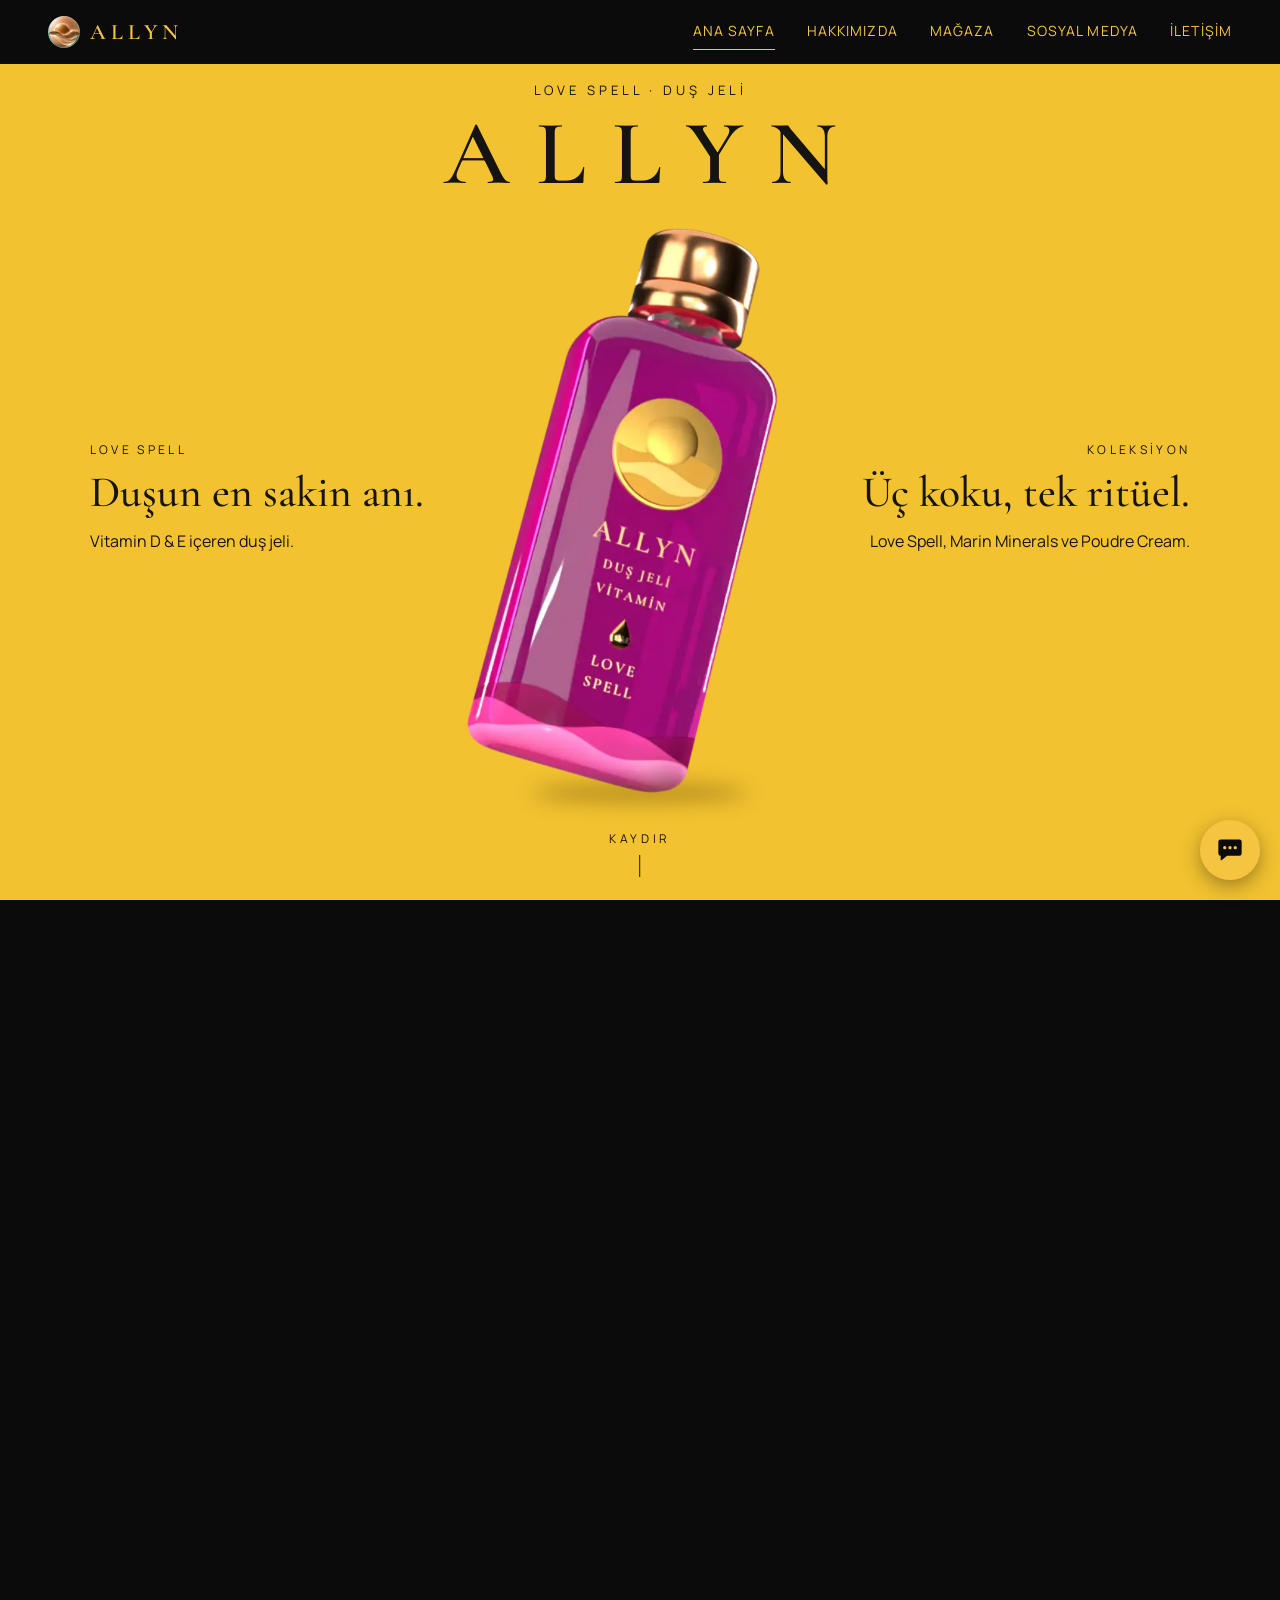
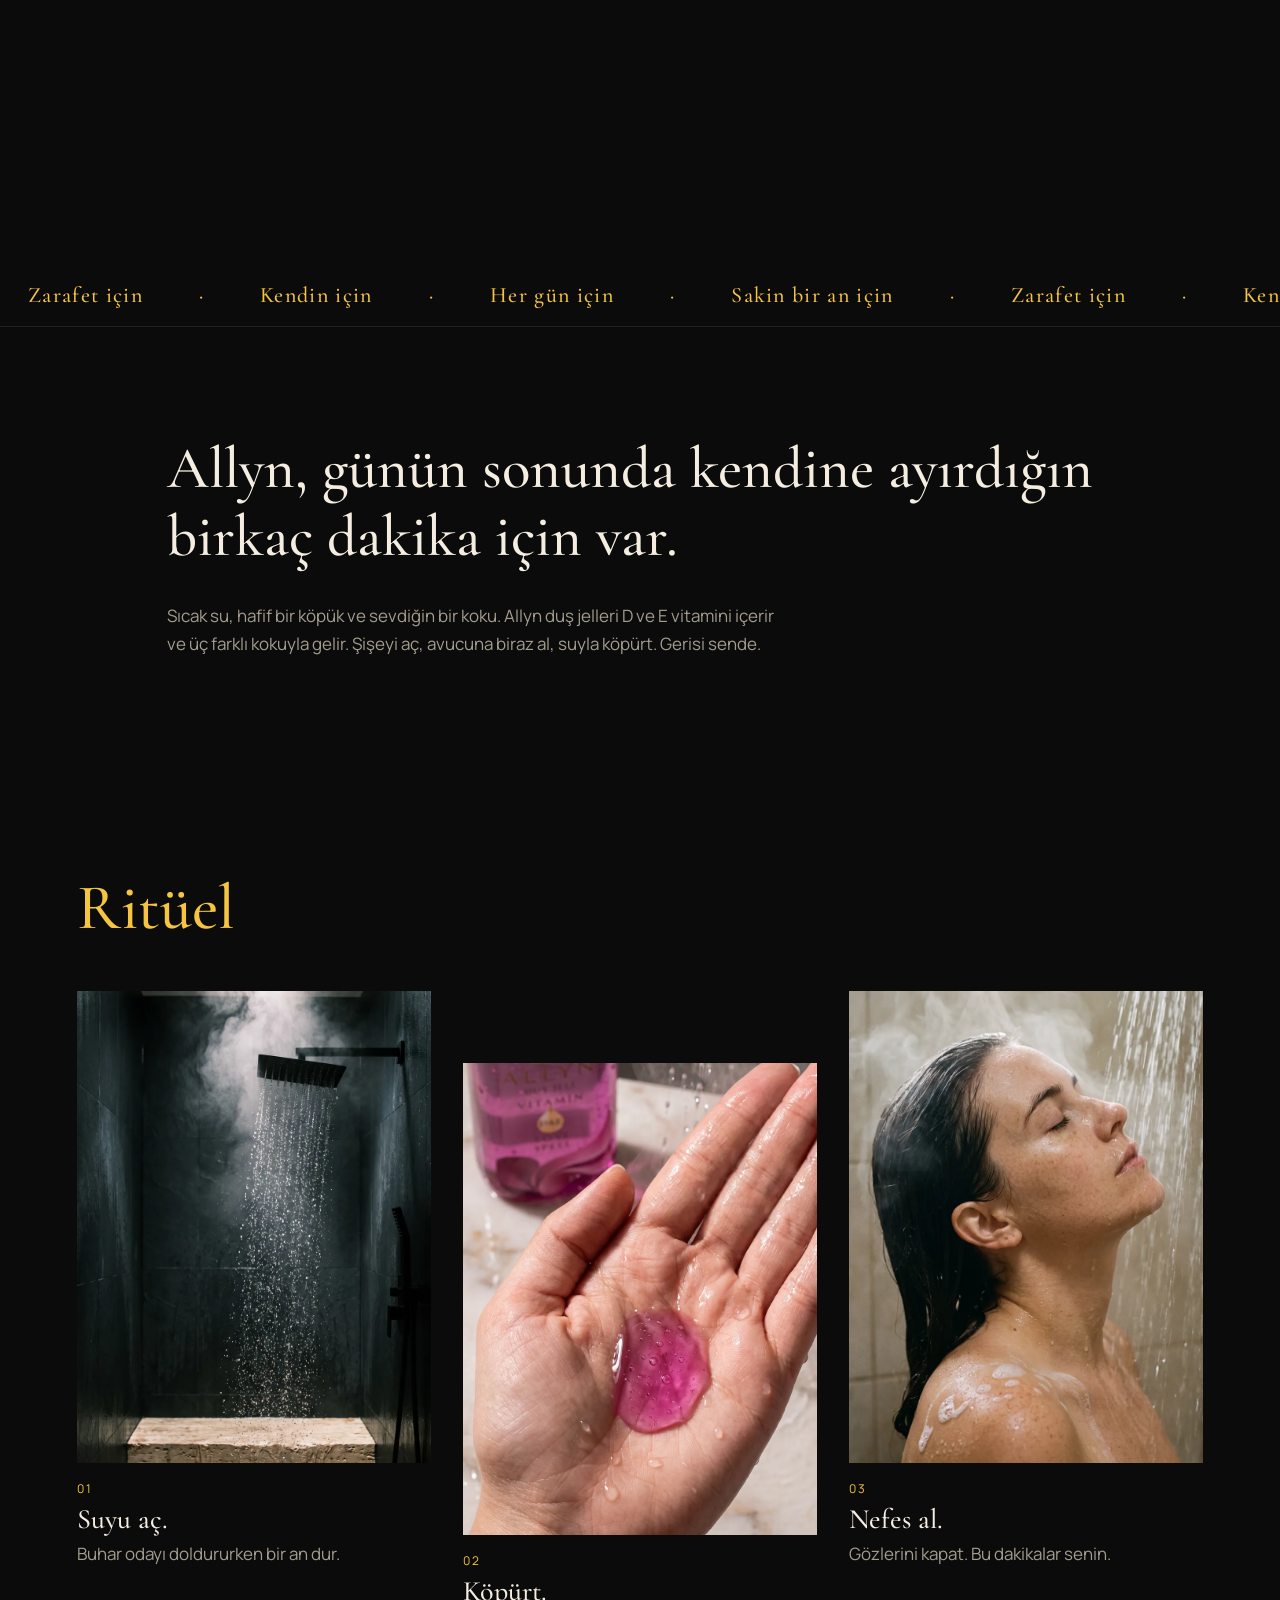
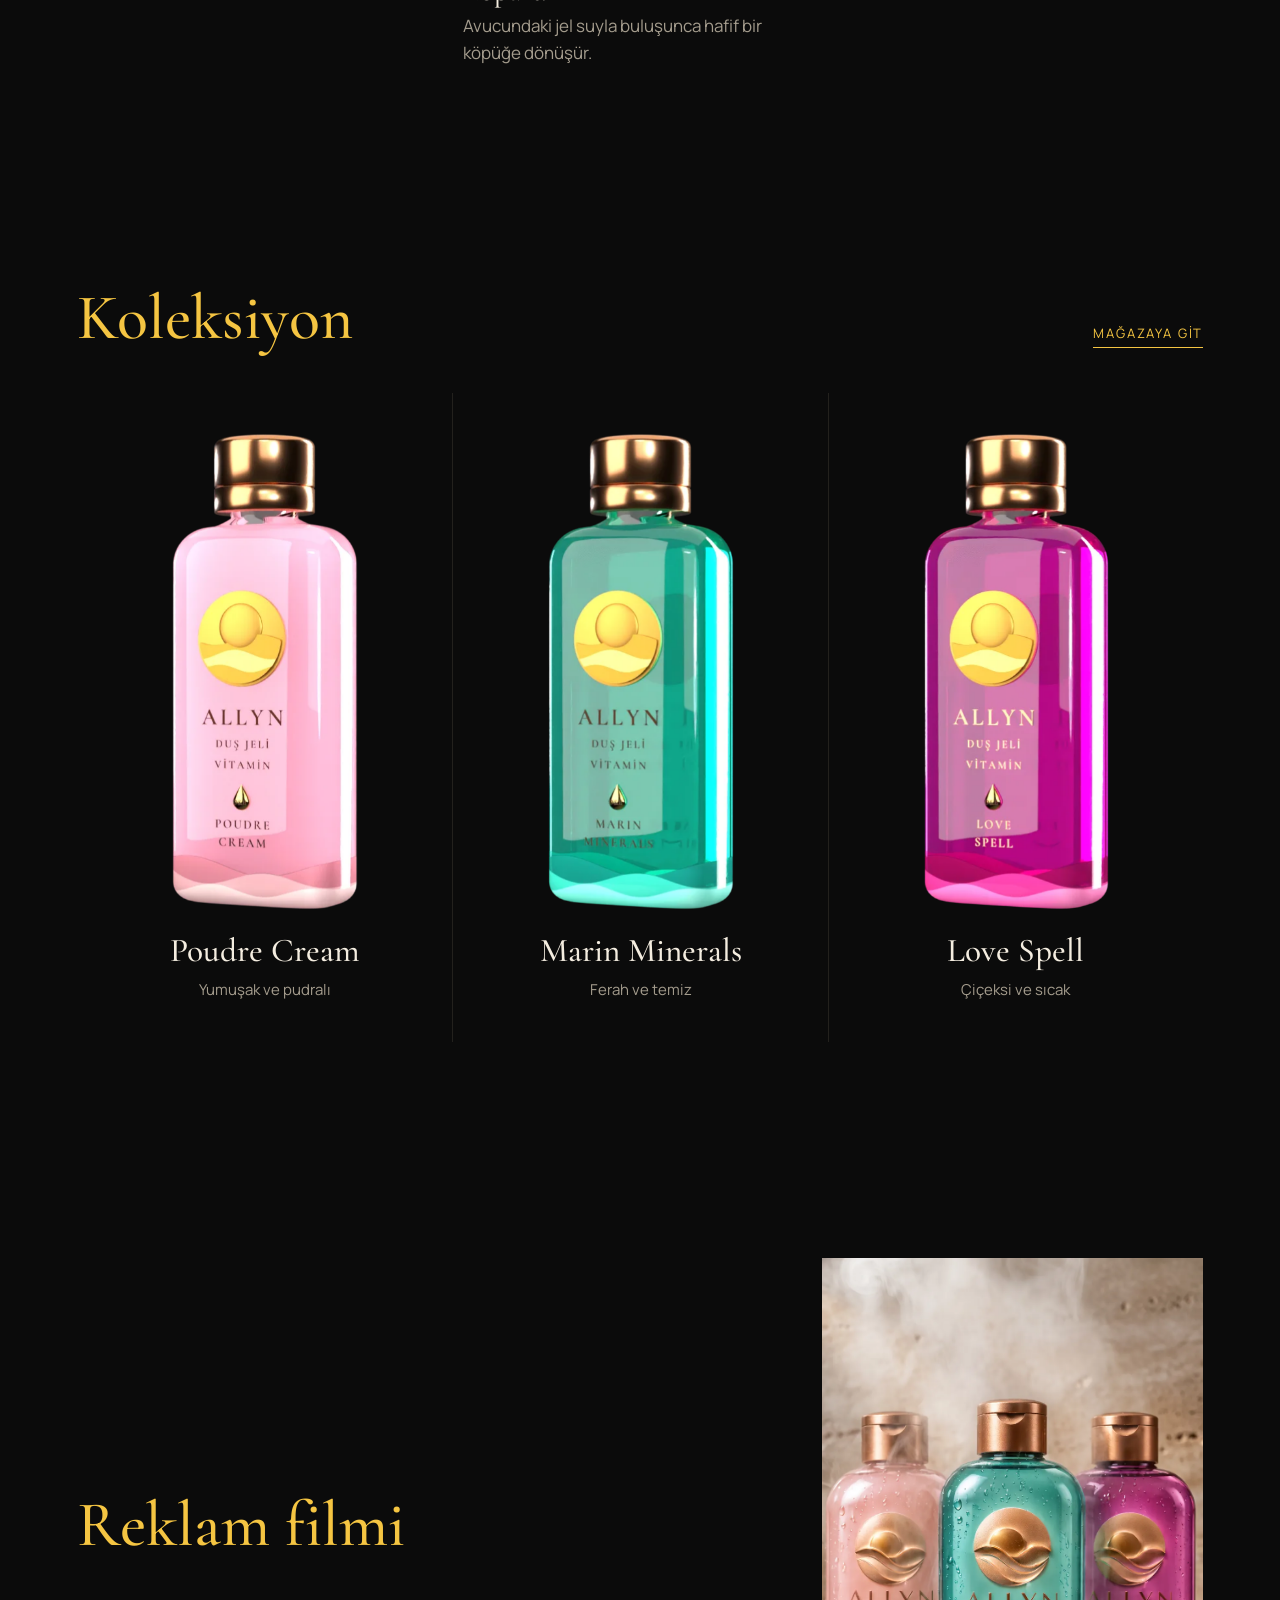
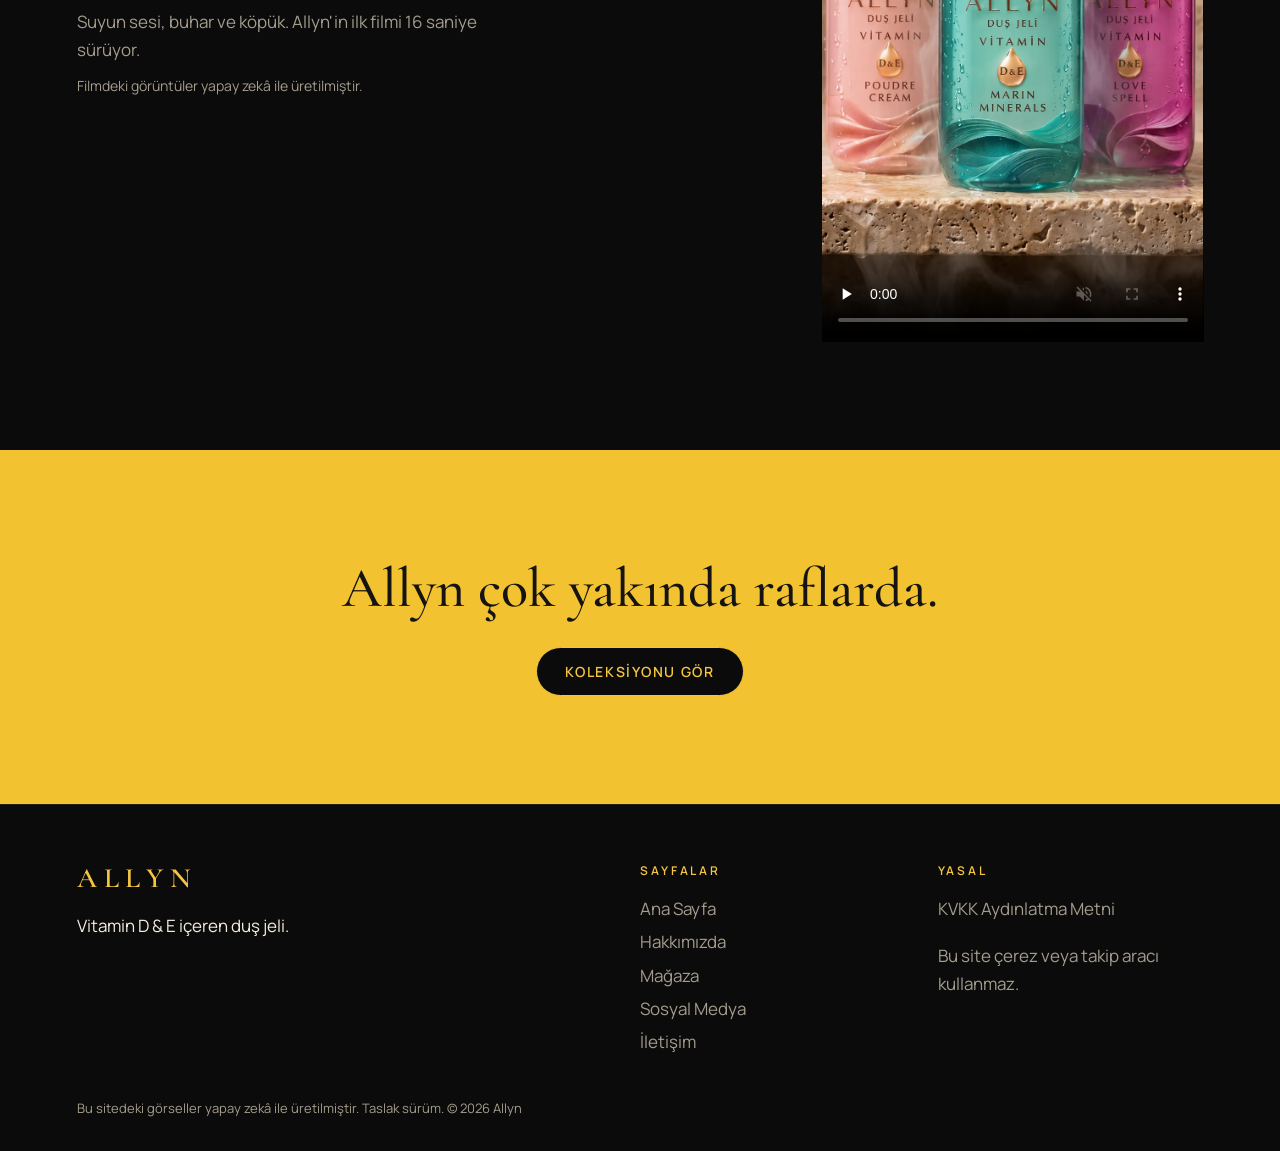
<file: index.html>
<!doctype html>
<html lang="tr">
  <head>
    <meta http-equiv="Content-Security-Policy" content="default-src 'self'; script-src 'self'; style-src 'self' 'unsafe-inline'; img-src 'self' data: blob:; font-src 'self' data:; media-src 'self'; connect-src 'self'; object-src 'none'; base-uri 'self'; form-action 'self'">

    <meta charset="UTF-8" />
    <meta name="viewport" content="width=device-width, initial-scale=1.0" />
    <title>Allyn Duş Jeli</title>
    <meta name="description" content="Allyn: Vitamin D & E içeren duş jeli. Love Spell, Marin Minerals ve Poudre Cream." />
    <meta name="theme-color" content="#0b0b0b" />
    <link rel="icon" type="image/png" href="favicon.png" />
    <link rel="apple-touch-icon" href="apple-touch-icon.png" />
    <!-- the first hero frame: the opening cannot start without it -->
    <link rel="preload" as="image" type="image/webp" href="frames/turn_00.webp" />
    <!-- link preview card (WhatsApp, iMessage, social); the image URL has to be absolute -->
    <meta property="og:type" content="website" />
    <meta property="og:locale" content="tr_TR" />
    <meta property="og:site_name" content="Allyn" />
    <meta property="og:title" content="Allyn Duş Jeli" />
    <meta property="og:description" content="Vitamin D & E içeren duş jeli. Love Spell, Marin Minerals ve Poudre Cream." />
    <meta property="og:url" content="https://baranturken.github.io/allyn/" />
    <meta property="og:image" content="https://baranturken.github.io/allyn/og.jpg" />
    <meta property="og:image:width" content="1200" />
    <meta property="og:image:height" content="630" />
    <meta name="twitter:card" content="summary_large_image" />
    <script type="module" crossorigin src="./assets/index-Cry0khTf.js"></script>
    <link rel="stylesheet" crossorigin href="./assets/index-BlSCN3hV.css">
    <meta name="robots" content="noindex">
  </head>
  <body>
    <div id="root"></div>
  </body>
</html>
</file>
<file: assets/index-BlSCN3hV.css>
@font-face{font-family:Cormorant Garamond;font-style:normal;font-display:swap;font-weight:500;src:url(./cormorant-garamond-cyrillic-ext-500-normal-Yta7XZ9C.woff2) format("woff2"),url(./cormorant-garamond-cyrillic-ext-500-normal-lsPpqi9g.woff) format("woff");unicode-range:U+0460-052F,U+1C80-1C8A,U+20B4,U+2DE0-2DFF,U+A640-A69F,U+FE2E-FE2F}@font-face{font-family:Cormorant Garamond;font-style:normal;font-display:swap;font-weight:500;src:url(./cormorant-garamond-cyrillic-500-normal-CyAY5ZLS.woff2) format("woff2"),url(./cormorant-garamond-cyrillic-500-normal-DkJXBcIH.woff) format("woff");unicode-range:U+0301,U+0400-045F,U+0490-0491,U+04B0-04B1,U+2116}@font-face{font-family:Cormorant Garamond;font-style:normal;font-display:swap;font-weight:500;src:url(./cormorant-garamond-vietnamese-500-normal-BZGLGj12.woff2) format("woff2"),url(./cormorant-garamond-vietnamese-500-normal-DqXqCC0q.woff) format("woff");unicode-range:U+0102-0103,U+0110-0111,U+0128-0129,U+0168-0169,U+01A0-01A1,U+01AF-01B0,U+0300-0301,U+0303-0304,U+0308-0309,U+0323,U+0329,U+1EA0-1EF9,U+20AB}@font-face{font-family:Cormorant Garamond;font-style:normal;font-display:swap;font-weight:500;src:url(./cormorant-garamond-latin-ext-500-normal-CH1kM7og.woff2) format("woff2"),url(./cormorant-garamond-latin-ext-500-normal-DYeaGGzO.woff) format("woff");unicode-range:U+0100-02BA,U+02BD-02C5,U+02C7-02CC,U+02CE-02D7,U+02DD-02FF,U+0304,U+0308,U+0329,U+1D00-1DBF,U+1E00-1E9F,U+1EF2-1EFF,U+2020,U+20A0-20AB,U+20AD-20C0,U+2113,U+2C60-2C7F,U+A720-A7FF}@font-face{font-family:Cormorant Garamond;font-style:normal;font-display:swap;font-weight:500;src:url(./cormorant-garamond-latin-500-normal-BsRWmXhO.woff2) format("woff2"),url(./cormorant-garamond-latin-500-normal-zIXX3Q-H.woff) format("woff");unicode-range:U+0000-00FF,U+0131,U+0152-0153,U+02BB-02BC,U+02C6,U+02DA,U+02DC,U+0304,U+0308,U+0329,U+2000-206F,U+20AC,U+2122,U+2191,U+2193,U+2212,U+2215,U+FEFF,U+FFFD}@font-face{font-family:Cormorant Garamond;font-style:normal;font-display:swap;font-weight:600;src:url(./cormorant-garamond-cyrillic-ext-600-normal-BMhMHfrj.woff2) format("woff2"),url(./cormorant-garamond-cyrillic-ext-600-normal-CsIYWmWK.woff) format("woff");unicode-range:U+0460-052F,U+1C80-1C8A,U+20B4,U+2DE0-2DFF,U+A640-A69F,U+FE2E-FE2F}@font-face{font-family:Cormorant Garamond;font-style:normal;font-display:swap;font-weight:600;src:url(./cormorant-garamond-cyrillic-600-normal-C2atO-64.woff2) format("woff2"),url(./cormorant-garamond-cyrillic-600-normal-FNmA3REe.woff) format("woff");unicode-range:U+0301,U+0400-045F,U+0490-0491,U+04B0-04B1,U+2116}@font-face{font-family:Cormorant Garamond;font-style:normal;font-display:swap;font-weight:600;src:url(./cormorant-garamond-vietnamese-600-normal-BoXdMtcr.woff2) format("woff2"),url(./cormorant-garamond-vietnamese-600-normal-C4HEjEaf.woff) format("woff");unicode-range:U+0102-0103,U+0110-0111,U+0128-0129,U+0168-0169,U+01A0-01A1,U+01AF-01B0,U+0300-0301,U+0303-0304,U+0308-0309,U+0323,U+0329,U+1EA0-1EF9,U+20AB}@font-face{font-family:Cormorant Garamond;font-style:normal;font-display:swap;font-weight:600;src:url(./cormorant-garamond-latin-ext-600-normal-DaBc-lu7.woff2) format("woff2"),url(./cormorant-garamond-latin-ext-600-normal-Dk3-quAP.woff) format("woff");unicode-range:U+0100-02BA,U+02BD-02C5,U+02C7-02CC,U+02CE-02D7,U+02DD-02FF,U+0304,U+0308,U+0329,U+1D00-1DBF,U+1E00-1E9F,U+1EF2-1EFF,U+2020,U+20A0-20AB,U+20AD-20C0,U+2113,U+2C60-2C7F,U+A720-A7FF}@font-face{font-family:Cormorant Garamond;font-style:normal;font-display:swap;font-weight:600;src:url(./cormorant-garamond-latin-600-normal-Co1r35X9.woff2) format("woff2"),url(./cormorant-garamond-latin-600-normal-2CBVLo0M.woff) format("woff");unicode-range:U+0000-00FF,U+0131,U+0152-0153,U+02BB-02BC,U+02C6,U+02DA,U+02DC,U+0304,U+0308,U+0329,U+2000-206F,U+20AC,U+2122,U+2191,U+2193,U+2212,U+2215,U+FEFF,U+FFFD}@font-face{font-family:Manrope;font-style:normal;font-display:swap;font-weight:400;src:url([data-uri]) format("woff2"),url([data-uri]) format("woff");unicode-range:U+0460-052F,U+1C80-1C8A,U+20B4,U+2DE0-2DFF,U+A640-A69F,U+FE2E-FE2F}@font-face{font-family:Manrope;font-style:normal;font-display:swap;font-weight:400;src:url(./manrope-cyrillic-400-normal-BMzJvInZ.woff2) format("woff2"),url(./manrope-cyrillic-400-normal-Dvx59UGC.woff) format("woff");unicode-range:U+0301,U+0400-045F,U+0490-0491,U+04B0-04B1,U+2116}@font-face{font-family:Manrope;font-style:normal;font-display:swap;font-weight:400;src:url(./manrope-greek-400-normal-CM4qok81.woff2) format("woff2"),url(./manrope-greek-400-normal-DuX9RsAR.woff) format("woff");unicode-range:U+0370-0377,U+037A-037F,U+0384-038A,U+038C,U+038E-03A1,U+03A3-03FF}@font-face{font-family:Manrope;font-style:normal;font-display:swap;font-weight:400;src:url(./manrope-vietnamese-400-normal-DHb3EETF.woff2) format("woff2"),url(./manrope-vietnamese-400-normal-D7E_mLGF.woff) format("woff");unicode-range:U+0102-0103,U+0110-0111,U+0128-0129,U+0168-0169,U+01A0-01A1,U+01AF-01B0,U+0300-0301,U+0303-0304,U+0308-0309,U+0323,U+0329,U+1EA0-1EF9,U+20AB}@font-face{font-family:Manrope;font-style:normal;font-display:swap;font-weight:400;src:url(./manrope-latin-ext-400-normal-CMDvPJRp.woff2) format("woff2"),url(./manrope-latin-ext-400-normal-C-X6QNXX.woff) format("woff");unicode-range:U+0100-02BA,U+02BD-02C5,U+02C7-02CC,U+02CE-02D7,U+02DD-02FF,U+0304,U+0308,U+0329,U+1D00-1DBF,U+1E00-1E9F,U+1EF2-1EFF,U+2020,U+20A0-20AB,U+20AD-20C0,U+2113,U+2C60-2C7F,U+A720-A7FF}@font-face{font-family:Manrope;font-style:normal;font-display:swap;font-weight:400;src:url(./manrope-latin-400-normal-PaqtzbVb.woff2) format("woff2"),url(./manrope-latin-400-normal-8tf8FM3T.woff) format("woff");unicode-range:U+0000-00FF,U+0131,U+0152-0153,U+02BB-02BC,U+02C6,U+02DA,U+02DC,U+0304,U+0308,U+0329,U+2000-206F,U+20AC,U+2122,U+2191,U+2193,U+2212,U+2215,U+FEFF,U+FFFD}@font-face{font-family:Manrope;font-style:normal;font-display:swap;font-weight:600;src:url([data-uri]) format("woff2"),url([data-uri]) format("woff");unicode-range:U+0460-052F,U+1C80-1C8A,U+20B4,U+2DE0-2DFF,U+A640-A69F,U+FE2E-FE2F}@font-face{font-family:Manrope;font-style:normal;font-display:swap;font-weight:600;src:url(./manrope-cyrillic-600-normal-DvRl3Mj-.woff2) format("woff2"),url(./manrope-cyrillic-600-normal-It4mZcQk.woff) format("woff");unicode-range:U+0301,U+0400-045F,U+0490-0491,U+04B0-04B1,U+2116}@font-face{font-family:Manrope;font-style:normal;font-display:swap;font-weight:600;src:url(./manrope-greek-600-normal-BoRV6lzK.woff2) format("woff2"),url(./manrope-greek-600-normal-CF2i9ZRY.woff) format("woff");unicode-range:U+0370-0377,U+037A-037F,U+0384-038A,U+038C,U+038E-03A1,U+03A3-03FF}@font-face{font-family:Manrope;font-style:normal;font-display:swap;font-weight:600;src:url(./manrope-vietnamese-600-normal-C1J5PCl_.woff2) format("woff2"),url(./manrope-vietnamese-600-normal-lA7a_7Ok.woff) format("woff");unicode-range:U+0102-0103,U+0110-0111,U+0128-0129,U+0168-0169,U+01A0-01A1,U+01AF-01B0,U+0300-0301,U+0303-0304,U+0308-0309,U+0323,U+0329,U+1EA0-1EF9,U+20AB}@font-face{font-family:Manrope;font-style:normal;font-display:swap;font-weight:600;src:url(./manrope-latin-ext-600-normal-_gBojHdJ.woff2) format("woff2"),url(./manrope-latin-ext-600-normal-u5Pl7hTU.woff) format("woff");unicode-range:U+0100-02BA,U+02BD-02C5,U+02C7-02CC,U+02CE-02D7,U+02DD-02FF,U+0304,U+0308,U+0329,U+1D00-1DBF,U+1E00-1E9F,U+1EF2-1EFF,U+2020,U+20A0-20AB,U+20AD-20C0,U+2113,U+2C60-2C7F,U+A720-A7FF}@font-face{font-family:Manrope;font-style:normal;font-display:swap;font-weight:600;src:url(./manrope-latin-600-normal-4f0koTD-.woff2) format("woff2"),url(./manrope-latin-600-normal-BqgrALkZ.woff) format("woff");unicode-range:U+0000-00FF,U+0131,U+0152-0153,U+02BB-02BC,U+02C6,U+02DA,U+02DC,U+0304,U+0308,U+0329,U+2000-206F,U+20AC,U+2122,U+2191,U+2193,U+2212,U+2215,U+FEFF,U+FFFD}:root{--black: #0b0b0b;--ink: #161412;--gold: #f5c542;--yellow: #f2c230;--cream: #f4ede0;--muted: #a49c8d;--serif: "Cormorant Garamond", Georgia, serif;--sans: "Manrope", system-ui, sans-serif;--nav-h: 64px}*{box-sizing:border-box}html{scroll-behavior:smooth}body{margin:0;background:var(--black);color:var(--cream);font:400 17px/1.6 var(--sans);-webkit-font-smoothing:antialiased}img,video{display:block;max-width:100%;height:auto}a{color:inherit}h1,h2,h3{font-family:var(--serif);font-weight:500;line-height:1.1;margin:0}:focus-visible{outline:2px solid var(--gold);outline-offset:3px}.nav{position:sticky;top:0;z-index:20;height:var(--nav-h);display:flex;align-items:center;justify-content:space-between;gap:24px;padding:0 clamp(16px,4vw,48px);background:var(--black);color:var(--gold)}.nav-brand{display:flex;align-items:center;gap:10px;text-decoration:none;font:600 22px/1 var(--serif);letter-spacing:.22em}.nav-brand img{border-radius:50%}.nav nav{display:flex;gap:clamp(16px,2.5vw,36px)}.nav nav a{text-decoration:none;font-size:14px;letter-spacing:.08em;text-transform:uppercase;padding:6px 0;border-bottom:1px solid transparent;transition:border-color .2s ease-out}.nav nav a:hover,.nav nav a[aria-current=page]{border-color:var(--gold)}.nav-toggle{display:none;background:none;border:1px solid var(--gold);color:var(--gold);font:600 13px var(--sans);letter-spacing:.1em;text-transform:uppercase;padding:8px 14px;border-radius:999px}.hero{height:200vh;color:var(--ink);overflow-x:clip}.hero-pin{position:sticky;top:var(--nav-h);height:calc(100vh - var(--nav-h));display:flex;flex-direction:column}.hero-bg{position:absolute;top:0;right:0;bottom:0;left:0;background:var(--yellow);clip-path:circle(150% at 50% 58%);transition:clip-path .9s cubic-bezier(.2,.7,.2,1)}.hero-title{position:relative;z-index:2;flex:none;padding-top:1.8vh;text-align:center;transition:opacity .6s ease-out,transform .6s ease-out}.hero-title p{margin:0 0 2px;font-size:13px;letter-spacing:.3em;text-transform:uppercase}.hero-title h1{font-size:clamp(48px,7.2vw,96px);font-weight:600;letter-spacing:.28em;margin-right:-.28em}.hero-bottle{position:relative;z-index:3;flex:1;min-height:0;margin-bottom:clamp(88px,11vh,108px);display:flex;flex-direction:column;align-items:center;pointer-events:none}.hero-bottle-drop{flex:1;min-height:0;align-self:stretch;display:flex;justify-content:center;transform-origin:50% 55%}.hero-bottle-art{display:block;height:100%;width:auto;animation:float 5s ease-in-out infinite}.hero-bottle-shadow{flex:none;width:24vh;height:16px;margin-top:-1.6vh;border-radius:50%;background:#462d0066;filter:blur(10px);transition:opacity .5s ease-out}@keyframes float{50%{transform:translateY(-8px)}}.hero-sides{position:absolute;top:0;right:0;bottom:0;left:0;pointer-events:none}.hero-side{position:absolute;top:50%;width:min(30vw,340px);opacity:0;transition:opacity .4s ease-out,transform .4s ease-out}.hero-left{left:clamp(16px,7vw,120px);transform:translate(-16px,-40%)}.hero-right{right:clamp(16px,7vw,120px);transform:translate(16px,-40%);text-align:right}.hero-side.on{opacity:1;transform:translateY(-40%)}.hero-side h2{font-size:clamp(30px,3.4vw,48px);margin:8px 0 12px}.hero-side p{margin:0;font-size:16px}.kicker{font-size:12px;letter-spacing:.28em;text-transform:uppercase}.scroll-hint{position:absolute;bottom:2.6vh;left:50%;transform:translate(-50%);font-size:12px;letter-spacing:.3em;text-transform:uppercase;transition:opacity .3s ease-out}.scroll-hint:after{content:"";display:block;width:1px;height:22px;margin:6px auto 0;background:currentColor}.scroll-hint.gone{opacity:0}.dark{background:var(--black);padding:clamp(72px,12vh,140px) clamp(16px,6vw,96px)}.section-title{font-size:clamp(36px,5vw,64px);color:var(--gold);margin-bottom:48px}.manifesto{max-width:1100px;margin:0 auto}.manifesto .big{font:500 clamp(32px,4.6vw,64px)/1.15 var(--serif);margin:0 0 32px}.manifesto .body{max-width:62ch;color:var(--muted);margin:0}.ritual-grid{display:grid;grid-template-columns:repeat(3,1fr);gap:clamp(16px,2.5vw,32px)}.ritual-item{margin:0}.ritual-item img{aspect-ratio:3 / 4;object-fit:cover;width:100%}.ritual-item figcaption{padding-top:16px;color:var(--muted)}.ritual-item figcaption span{display:block;color:var(--gold);font-size:12px;letter-spacing:.2em}.ritual-item figcaption strong{display:block;font:500 28px/1.2 var(--serif);color:var(--cream);margin:4px 0}.gold-cta{background:var(--yellow);color:var(--ink);text-align:center;padding:clamp(72px,12vh,120px) 16px}.gold-cta h2{font-size:clamp(32px,4.5vw,56px);margin-bottom:28px}.btn{display:inline-block;background:var(--black);color:var(--gold);border:1px solid var(--gold);font:600 14px var(--sans);letter-spacing:.12em;text-transform:uppercase;text-decoration:none;padding:14px 28px;border-radius:999px;cursor:pointer;transition:scale .15s ease-out,background .2s ease-out}.btn:active{scale:.97}.btn-soon{cursor:not-allowed;opacity:.6}.page{min-height:70vh;max-width:1200px;margin:0 auto}.page-title{font-size:clamp(44px,6vw,80px);color:var(--gold);margin-bottom:24px}.page-lead{color:var(--muted);max-width:60ch;margin:0 0 48px}.page-split{display:grid;grid-template-columns:1fr 1fr;gap:clamp(24px,5vw,72px);align-items:start;margin-top:32px}.page-split>img{aspect-ratio:4 / 5;object-fit:cover;width:100%}.prose{max-width:60ch}.prose .lead{font:500 clamp(26px,3vw,36px)/1.25 var(--serif);margin-top:0}.prose-page{max-width:760px}.prose-page h2{font-size:28px;color:var(--gold);margin:36px 0 8px}.draft{color:var(--gold);font-size:14px;border-left:2px solid var(--gold);padding-left:12px}.muted{color:var(--muted)}.small{font-size:14px}.social-grid{display:grid;grid-template-columns:repeat(3,1fr);gap:24px}.social-card{border:1px solid #2c2a26;padding:32px;display:flex;flex-direction:column;gap:12px}.social-card strong{font:500 32px var(--serif);color:var(--gold)}.form{display:flex;flex-direction:column;gap:18px}.form label{display:flex;flex-direction:column;gap:6px;font-size:14px;letter-spacing:.04em}.form input,.form textarea{font:inherit;color:var(--cream);background:var(--ink);border:1px solid #3a362f;border-radius:6px;padding:12px 14px}.form input:focus,.form textarea:focus{border-color:var(--gold);outline:none}.form .btn{align-self:flex-start}.footer{background:var(--black);border-top:1px solid #23211d;padding:56px clamp(16px,6vw,96px) 32px}.footer-cols{display:grid;grid-template-columns:2fr 1fr 1fr;gap:32px}.footer-brand{font:600 28px var(--serif);letter-spacing:.24em;color:var(--gold)}.footer h4{font-size:12px;letter-spacing:.24em;text-transform:uppercase;color:var(--gold);margin:0 0 12px}.footer a{display:block;text-decoration:none;color:var(--muted);padding:3px 0}.footer a:hover{color:var(--cream)}.footer-note{margin:40px 0 0;font-size:13px;color:var(--muted)}.chat{position:fixed;right:20px;bottom:20px;z-index:30;display:flex;flex-direction:column;align-items:flex-end;gap:12px}.chat-btn{width:60px;height:60px;border-radius:50%;border:none;background:var(--gold);color:var(--black);display:grid;place-items:center;cursor:pointer;box-shadow:0 6px 20px #00000059;transition:scale .15s ease-out}.chat-btn:active{scale:.95}.chat-btn svg path{fill:var(--black)}.chat-btn svg circle{fill:var(--gold)}.chat-panel{width:260px;background:var(--black);color:var(--cream);border:1px solid var(--gold);border-radius:14px;padding:18px;animation:pop .2s ease-out}.chat-panel strong{color:var(--gold);font-family:var(--serif);font-size:22px}.chat-panel p{margin:6px 0 0;font-size:14px}@keyframes pop{0%{opacity:0;transform:scale(.97) translateY(6px)}}.reveal{opacity:0;transform:translateY(18px) scale(.97);transition:opacity .7s ease-out,transform .7s ease-out}.reveal.is-visible{opacity:1;transform:none}@media (prefers-reduced-motion: reduce){html{scroll-behavior:auto}.reveal,.hero-side{transition:none}.reveal{opacity:1;transform:none}}@media (max-width: 800px){.nav-toggle{display:block}.nav nav{display:none;position:absolute;top:var(--nav-h);left:0;right:0;flex-direction:column;gap:0;background:var(--black);padding:8px 16px 20px}.nav nav.open{display:flex}.nav nav a{padding:12px 0}.hero-title h1{letter-spacing:.2em;margin-right:-.2em}.hero-side{width:auto;left:16px;right:16px;top:auto;bottom:5vh;text-align:center;transform:translateY(12px)}.scroll-hint,.hero-right{display:none}.hero-side.on{transform:none}.hero-side h2{font-size:30px;margin:4px 0 6px}.ritual-grid,.social-grid,.page-split,.footer-cols{grid-template-columns:1fr}}.marquee{overflow:hidden;background:var(--black);color:var(--gold);border-bottom:1px solid #23211d;padding:20px 0}.marquee-track{display:flex;width:max-content;animation:marquee 48s linear infinite}.marquee span{font:500 22px/1 var(--serif);letter-spacing:.06em;padding:0 28px;white-space:nowrap}.marquee span:after{content:"·";margin-left:56px}@keyframes marquee{to{transform:translate(-50%)}}:is(.ritual,.collection,.film)>*{max-width:1280px;margin-inline:auto}.section-head{display:flex;align-items:baseline;justify-content:space-between;gap:24px;margin-bottom:40px}.section-head .section-title{margin:0}.text-link{color:var(--gold);text-decoration:none;font-size:13px;letter-spacing:.14em;text-transform:uppercase;border-bottom:1px solid currentColor;padding-bottom:4px;white-space:nowrap}.trio{display:grid;grid-template-columns:repeat(3,1fr)}.trio-panel{padding:28px 16px 40px;text-align:center;border-left:1px solid #23211d;transition:background .3s ease-out}.trio-panel:first-child{border-left:0}.trio-shot{position:relative;height:clamp(250px,40vw,500px);margin-bottom:12px;transition:transform .35s ease-out}.trio-shot img{position:absolute;top:0;right:0;bottom:0;left:0;width:100%;height:100%;object-fit:contain;transition:opacity .3s ease-out}.trio-shot .front{opacity:0}.trio-link{display:block;text-decoration:none}.trio-panel strong,.trio-panel h2{display:block;font:500 clamp(20px,2.6vw,34px)/1.1 var(--serif);color:var(--cream);transition:color .2s ease-out}.trio-panel span,.trio-panel p{display:block;margin:8px 0 0;color:var(--muted);font-size:clamp(12px,1.2vw,15px)}.trio-panel .btn{margin-top:20px}.trio-panel:is(:hover,:focus-within){background:#141310}.trio-panel:is(:hover,:focus-within) .trio-shot{transform:translateY(-10px) scale(1.04)}.trio-panel:is(:hover,:focus-within) .trio-shot img{opacity:0}.trio-panel:is(:hover,:focus-within) .trio-shot .front{opacity:1}.trio-panel:is(:hover,:focus-within) :is(strong,h2){color:var(--gold)}.film-split{display:grid;grid-template-columns:1fr auto;align-items:center;gap:clamp(24px,6vw,96px)}.film-split video{max-height:76vh;width:auto}.film-copy p{color:var(--muted);max-width:44ch;margin:0 0 12px}@media (min-width: 801px){.ritual-item:nth-child(2){margin-top:72px}}@media (max-width: 800px){.trio-panel{padding-left:6px;padding-right:6px}.trio-panel .btn{padding:10px 14px;font-size:11px}.film-split{grid-template-columns:1fr}.film-split video{margin:0 auto}}@media (prefers-reduced-motion: reduce){.marquee-track{animation:none}}.nav,.chat{transition:opacity .5s ease-out}html:is([data-intro=black],[data-intro=drop]) :is(.nav,.chat){opacity:0;pointer-events:none}html:is([data-intro=black],[data-intro=drop]) .hero-bg{clip-path:circle(0% at 50% 58%)}html:is([data-intro=black],[data-intro=drop]) :is(.hero-title,.hero-side,.scroll-hint,.hero-bottle-shadow){opacity:0}html:is([data-intro=black],[data-intro=drop]) .hero-title{transform:translateY(10px)}html[data-intro=black] .hero-bottle-drop{opacity:0}html:is([data-intro=drop],[data-intro=landed]) .hero-bottle-drop{animation:drop-in 1.2s both}html[data-intro] .hero-bottle-art{animation:none}html[data-intro=landed] .hero-title{transition-delay:1.15s}html[data-intro=landed] .hero-side{transition-delay:1.5s}html[data-intro=landed] .scroll-hint{transition-delay:2.5s;transition-duration:.6s}@keyframes drop-in{0%{opacity:0;transform:scale(4.2) rotate(-16deg);filter:blur(5px);animation-timing-function:cubic-bezier(.55,0,.9,.45)}12%{opacity:1}68%{opacity:1;transform:scale(.95) rotate(1.5deg);filter:blur(0);animation-timing-function:ease-out}84%{transform:scale(1.03) rotate(-.6deg);animation-timing-function:ease-in-out}to{opacity:1;transform:scale(1) rotate(0)}}@media (max-width: 800px){.hero-bottle{margin-bottom:168px}.hero-bottle-shadow{width:20vh}}@media (prefers-reduced-motion: reduce){.hero-bottle-art{animation:none}}
</file>
